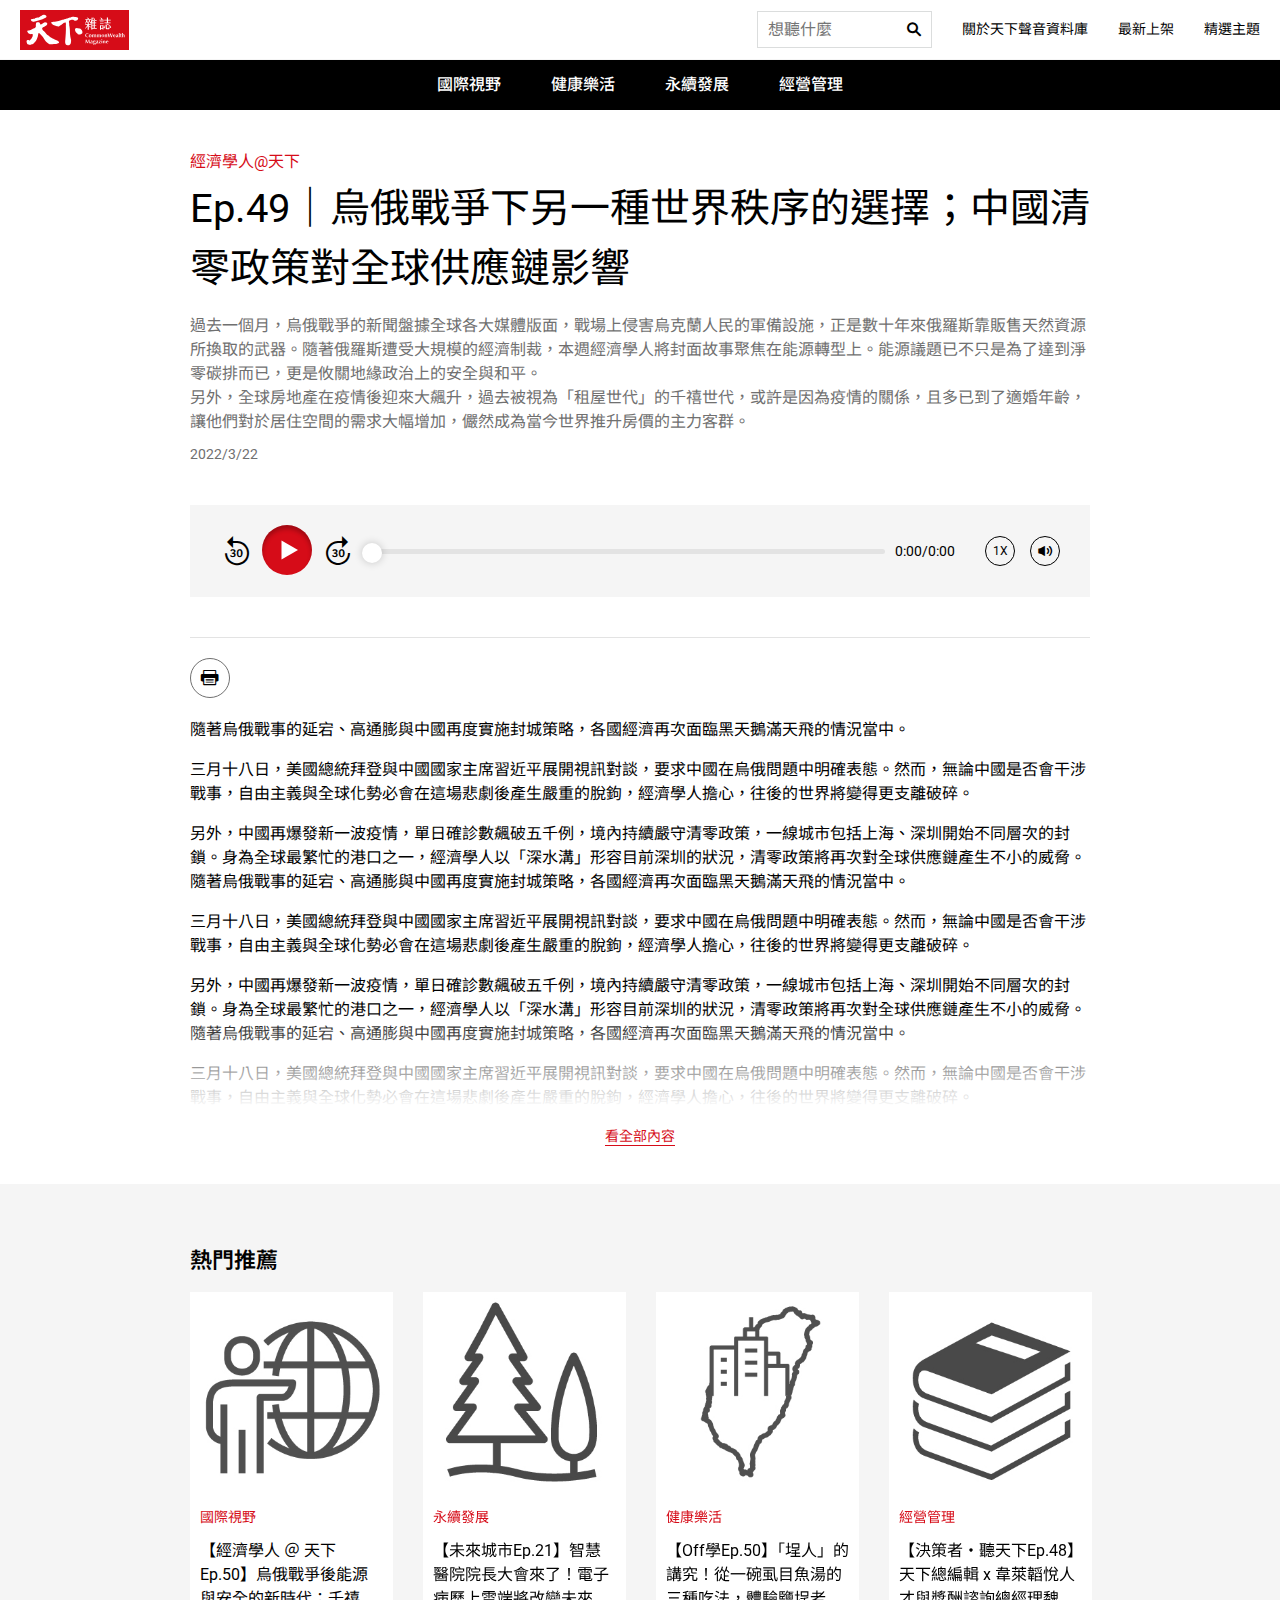
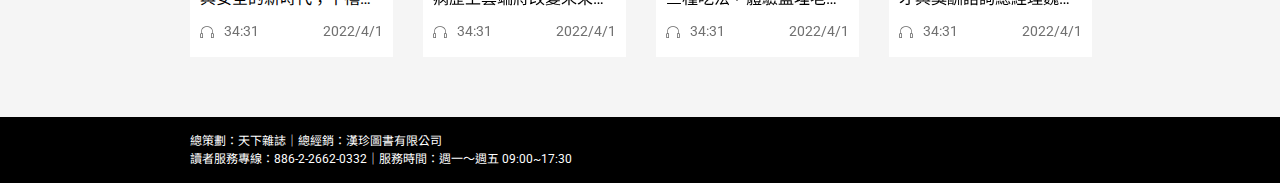
<file: audio.html>
<!DOCTYPE html>
<html lang="zh-Hant-TW">
<head>
    <meta charset="UTF-8">
    <meta http-equiv="X-UA-Compatible" content="IE=edge">
    <meta name="viewport" content="width=device-width, initial-scale=1.0">
    <title>音頻收聽頁｜天下聲音資料庫——解放雙手　用聽學習</title>
    <link rel="stylesheet" href="assets/css/style.css">
    <link rel="stylesheet" href="assets/css/slick.min.css">
</head>
<body class="audio-page">
    <header>
        <div class="container-fluid px-md-20">
            <button type="button" class="hamburger">
                <span></span>
                <span></span>
                <span></span>
            </button>
            <a href="index.html" class="logo">
                <img src="assets/images/logo.svg" alt="天下雜誌">
            </a>
            <nav class="navbar ml-auto">
                <i class="close-nav icon-close"></i>
                <ul>
                    <li>
                        <form class="form-search" action="search.html" method="post">
                            <label for="search">
                                <input type="text" name="search" id="search" placeholder="想聽什麼">
                                <button type="submit">
                                    <i class="icon-search"></i>
                                </button>
                            </label>
                        </form>
                    </li>
                    <li><a href="index.html#about">關於天下聲音資料庫</a></li>
                    <li><a href="index.html#latest">最新上架</a></li>
                    <li><a href="index.html#feature">精選主題</a></li>
                </ul>
            </nav>
        </div>
    </header>
    <nav class="menu" aria-label="master channel navbar">
        <div class="container">
            <ul>
                <li><a href="master-channel.html">國際視野</a></li>
                <li><a href="master-channel.html">健康樂活</a></li>
                <li><a href="master-channel.html">永續發展</a></li>
                <li><a href="master-channel.html">經營管理</a></li>
            </ul>
        </div>
    </nav>
    <main>
        <div class="container-fluid">
            <div class="container pt-md-40 pt-20">
                <a href="sub-channel.html" class="btn btn-text btn-primary">經濟學人@天下</a>
                <h1>Ep.49｜烏俄戰爭下另一種世界秩序的選擇；中國清零政策對全球供應鏈影響</h1>
                <div class="preface text-secondary-variant">
                    過去一個月，烏俄戰爭的新聞盤據全球各大媒體版面，戰場上侵害烏克蘭人民的軍備設施，正是數十年來俄羅斯靠販售天然資源所換取的武器。隨著俄羅斯遭受大規模的經濟制裁，本週經濟學人將封面故事聚焦在能源轉型上。能源議題已不只是為了達到淨零碳排而已，更是攸關地緣政治上的安全與和平。<br/>
                    另外，全球房地產在疫情後迎來大飆升，過去被視為「租屋世代」的千禧世代，或許是因為疫情的關係，且多已到了適婚年齡，讓他們對於居住空間的需求大幅增加，儼然成為當今世界推升房價的主力客群。
                </div>
                <div class="info-function">
                    <time class="h6 my-0 text-secondary-variant">2022/3/22</time>
                    <button type="button" class="preface-button d-md-none btn btn-text btn-black h6 my-0">全部展開</button>
                </div>
                <div class="holder">
                    <div class="audio green-audio-player">
                        <div class="main-function">
                            <div class="backward p-10">
                                <i class="icon-backward-30"></i>
                            </div>
                            <div class="loading">
                                <div class="spinner"></div>
                            </div>
                            <div class="play-pause-btn">  
                                <svg width="50" height="50" viewBox="0 0 50 50" fill="none" xmlns="http://www.w3.org/2000/svg">
                                    <path d="M36 25L19.5 34.5263L19.5 15.4737L36 25Z" fill="white" class="play-pause-icon" id="playPause"/>
                                </svg>
                            </div>
                            <div class="forward p-10">
                                <i class="icon-forward-30"></i>
                            </div>
                        </div>
                        <div class="controls">
                            <div class="slider" data-direction="horizontal">
                                <div class="progress">
                                    <div class="pin" id="progress-pin" data-method="rewind"></div>
                                </div>
                            </div>
                            <div class="time">
                                <span class="current-time">0:00</span>/<span class="total-time">0:00</span>
                            </div>
                        </div>
                        <div class="speed">1X</div>
                        <div class="volume">
                            <div class="volume-btn">
                                <i class="icon-speaker h4 my-0"></i>
                            </div>
                            <div class="volume-controls hidden">
                                <div class="slider" data-direction="vertical">
                                    <div class="progress">
                                        <div class="pin" id="volume-pin" data-method="changeVolume"></div>
                                    </div>
                                </div>
                            </div>
                        </div>
                        <audio crossorigin>
                            <source src="https://files.soundon.fm/1647930643562-a4344dd3-a623-4584-ac58-b426f3463d43.mp3" type="audio/mpeg">
                        </audio>
                    </div>
                </div>
                <hr class="my-40 mb-md-20">
                <button type="button" class="print-function d-md-flex d-none" onclick="window.print();">
                    <i class="icon-print"></i>
                </button>
                <div class="editor-display mt-20 pb-40">
                    <div class="editor-text pb-20">
                        <p>
                            隨著烏俄戰事的延宕、高通膨與中國再度實施封城策略，各國經濟再次面臨黑天鵝滿天飛的情況當中。
                        </p>
                        <p>
                            三月十八日，美國總統拜登與中國國家主席習近平展開視訊對談，要求中國在烏俄問題中明確表態。然而，無論中國是否會干涉戰事，自由主義與全球化勢必會在這場悲劇後產生嚴重的脫鉤，經濟學人擔心，往後的世界將變得更支離破碎。
                        </p>
                        <p>
                            另外，中國再爆發新一波疫情，單日確診數飆破五千例，境內持續嚴守清零政策，一線城市包括上海、深圳開始不同層次的封鎖。身為全球最繁忙的港口之一，經濟學人以「深水溝」形容目前深圳的狀況，清零政策將再次對全球供應鏈產生不小的威脅。隨著烏俄戰事的延宕、高通膨與中國再度實施封城策略，各國經濟再次面臨黑天鵝滿天飛的情況當中。
                        </p>
                        <p>
                            三月十八日，美國總統拜登與中國國家主席習近平展開視訊對談，要求中國在烏俄問題中明確表態。然而，無論中國是否會干涉戰事，自由主義與全球化勢必會在這場悲劇後產生嚴重的脫鉤，經濟學人擔心，往後的世界將變得更支離破碎。
                        </p>
                        <p>
                            另外，中國再爆發新一波疫情，單日確診數飆破五千例，境內持續嚴守清零政策，一線城市包括上海、深圳開始不同層次的封鎖。身為全球最繁忙的港口之一，經濟學人以「深水溝」形容目前深圳的狀況，清零政策將再次對全球供應鏈產生不小的威脅。隨著烏俄戰事的延宕、高通膨與中國再度實施封城策略，各國經濟再次面臨黑天鵝滿天飛的情況當中。
                        </p>
                        <p>
                            三月十八日，美國總統拜登與中國國家主席習近平展開視訊對談，要求中國在烏俄問題中明確表態。然而，無論中國是否會干涉戰事，自由主義與全球化勢必會在這場悲劇後產生嚴重的脫鉤，經濟學人擔心，往後的世界將變得更支離破碎。
                        </p>
                        <p>
                            另外，中國再爆發新一波疫情，單日確診數飆破五千例，境內持續嚴守清零政策，一線城市包括上海、深圳開始不同層次的封
                        </p>
                    </div>
                    <button type="button" class="editor-button btn btn-text btn-primary h6 my-0">看全部內容</button>
                </div>
            </div>
        </div>
        <div class="recommend-block container-fluid py-30">
            <div class="container py-30">
                <h3 class="my-0">熱門推薦</h3>
                <div class="cards-recommend">
                    <div class="card-item">
                        <a href="audio.html" class="card-img">
                            <img src="assets/images/illustration/international-1.jpg" width="100%" alt="國際視野">
                        </a>
                        <div class="card-txt">
                            <a href="sub-channel.html" class="btn btn-text btn-primary h6 my-0">國際視野</a>
                            <a href="audio.html" class="btn btn-text btn-black my-10">
                                【經濟學人 ＠ 天下 Ep.50】烏俄戰爭後能源與安全的新時代；千禧時代的需求推動房地產繁榮
                            </a>
                            <div class="detail">
                                <div class="time">
                                    <i class="icon-headphone pr-5"></i>
                                    <span>34:31</span>
                                </div>
                                <div class="date">2022/4/1</div>
                            </div>
                        </div>
                    </div>
                    <div class="card-item">
                        <a href="audio.html" class="card-img">
                            <img src="assets/images/illustration/sustainable-1.jpg" width="100%" alt="永續發展">
                        </a>
                        <div class="card-txt">
                            <a href="sub-channel.html" class="btn btn-text btn-primary h6 my-0">永續發展</a>
                            <a href="audio.html" class="btn btn-text btn-black my-10">
                                【未來城市Ep.21】智慧醫院院長大會來了！電子病歷上雲端將改變未來的看病體驗
                            </a>
                            <div class="detail">
                                <div class="time">
                                    <i class="icon-headphone pr-5"></i>
                                    <span>34:31</span>
                                </div>
                                <div class="date">2022/4/1</div>
                            </div>
                        </div>
                    </div>
                    <div class="card-item">
                        <a href="audio.html" class="card-img">
                            <img src="assets/images/illustration/lohas-1.jpg" width="100%" alt="健康樂活">
                        </a>
                        <div class="card-txt">
                            <a href="sub-channel.html" class="btn btn-text btn-primary h6 my-0">健康樂活</a>
                            <a href="audio.html" class="btn btn-text btn-black my-10">
                                【Off學Ep.50】「埕人」的講究！從一碗虱目魚湯的三種吃法，體驗鹽埕老派風華
                            </a>
                            <div class="detail">
                                <div class="time">
                                    <i class="icon-headphone pr-5"></i>
                                    <span>34:31</span>
                                </div>
                                <div class="date">2022/4/1</div>
                            </div>
                        </div>
                    </div>
                    <div class="card-item">
                        <a href="audio.html" class="card-img">
                            <img src="assets/images/illustration/management-2.jpg" width="100%" alt="經營管理">
                        </a>
                        <div class="card-txt">
                            <a href="sub-channel.html" class="btn btn-text btn-primary h6 my-0">經營管理</a>
                            <a href="audio.html" class="btn btn-text btn-black my-10">
                                【決策者・聽天下Ep.48】天下總編輯 x 韋萊韜悅人才與獎酬諮詢總經理魏美蓉－全球搶才！再不改「低底高獎」，台灣企業將面臨人力斷崖
                            </a>
                            <div class="detail">
                                <div class="time">
                                    <i class="icon-headphone pr-5"></i>
                                    <span>34:31</span>
                                </div>
                                <div class="date">2022/4/1</div>
                            </div>
                        </div>
                    </div>
                </div>
            </div>
        </div>
    </main>
    <footer>
        <div class="container-fluid">
            <div class="container">
                總策劃：天下雜誌｜總經銷：漢珍圖書有限公司<br/>
                讀者服務專線：886-2-2662-0332｜服務時間：週一～週五 09:00~17:30
            </div>
        </div>
    </footer>
    <div class="black"></div>
    <script src="assets/js/jquery.min.js"></script>
    <script src="assets/js/slick.min.js"></script>
    <script src="assets/js/player.js"></script>
    <script src="assets/js/script.js"></script>
    <script>
        $('.cards-recommend').slick({
            slidesToShow: 4,
            slidesToScroll: 1,
            prevArrow: '<i class="icon-arrow-left"></i>',
            nextArrow: '<i class="icon-arrow-right"></i>',
            responsive: [
                {
                    breakpoint: 1024,
                    settings: {
                        slidesToShow: 2,
                        slidesToScroll: 1,
                        dots: true,
                    }
                },
                {
                    breakpoint: 700,
                    settings: {
                        slidesToShow: 1,
                        slidesToScroll: 1,
                        centerMode: true,
                        dots: true,
                    }
                }
            ]
        });
    </script>
</body>
</html>
</file>
